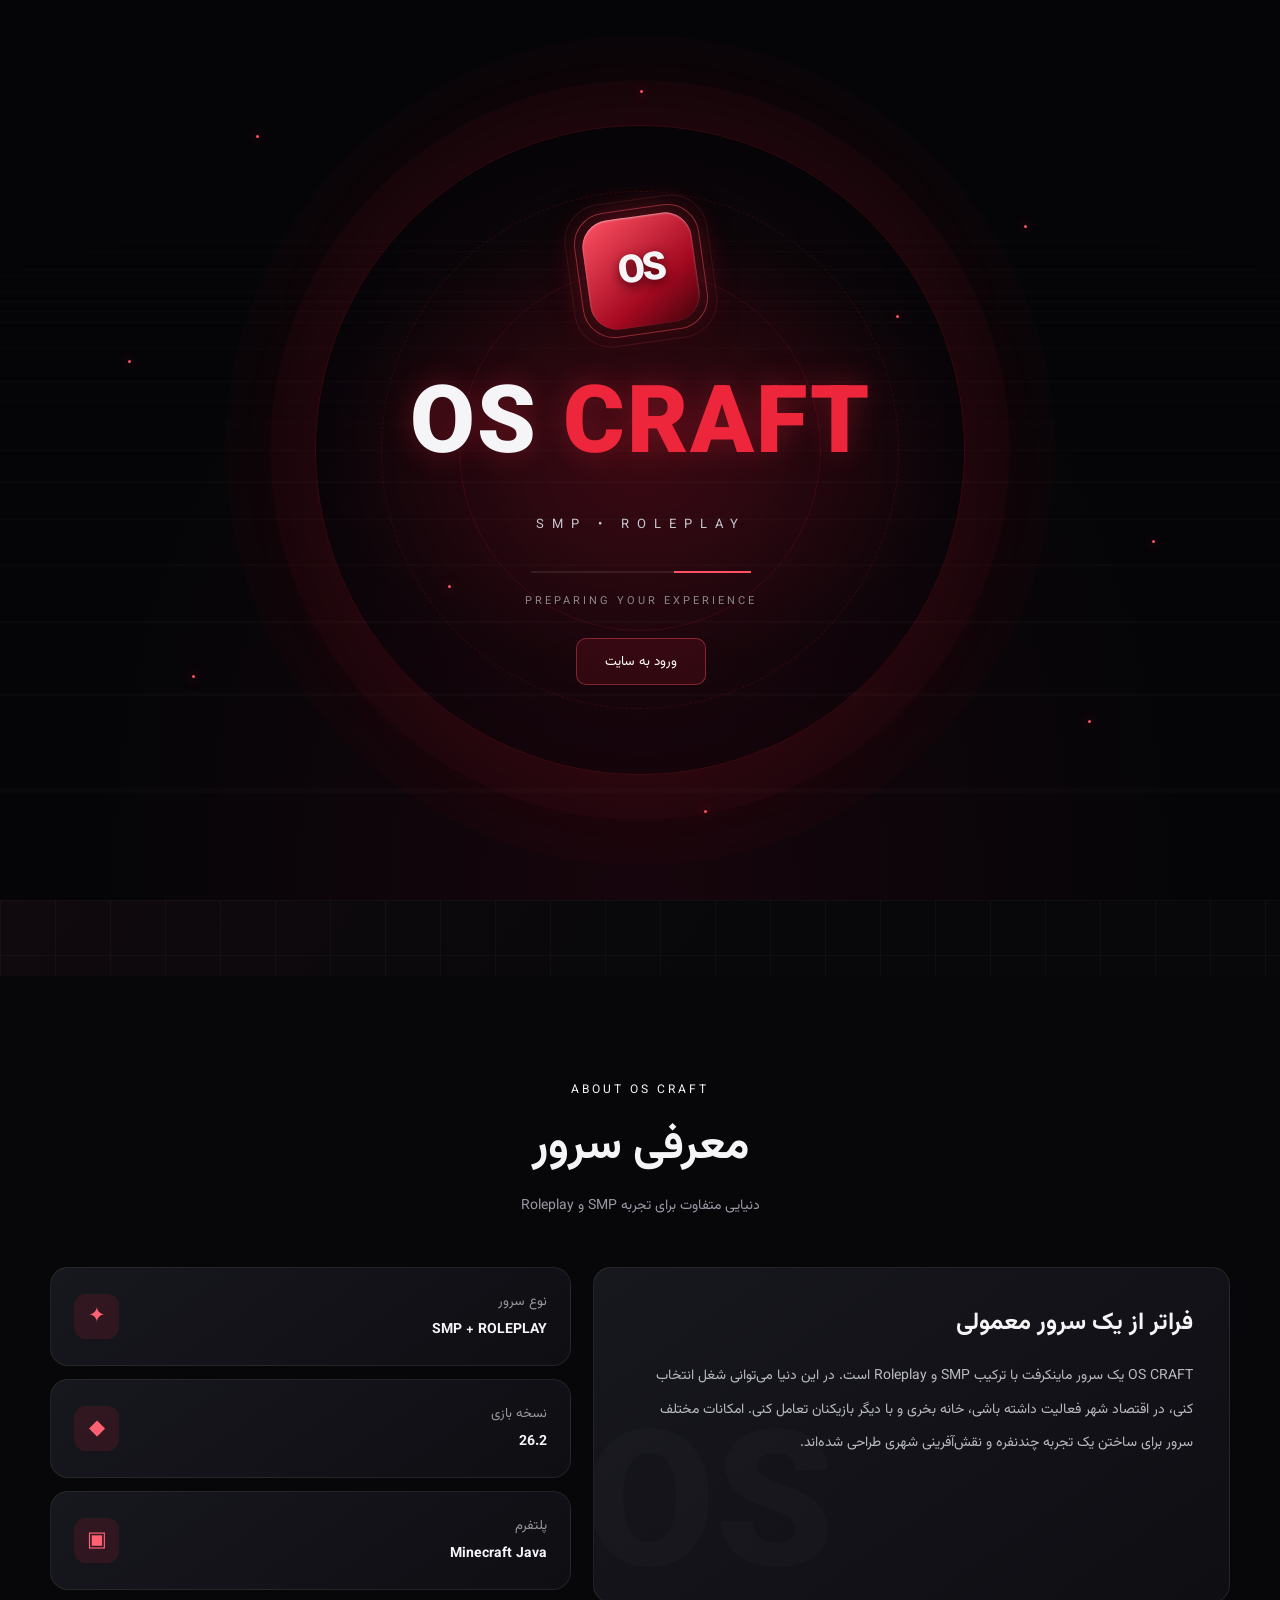
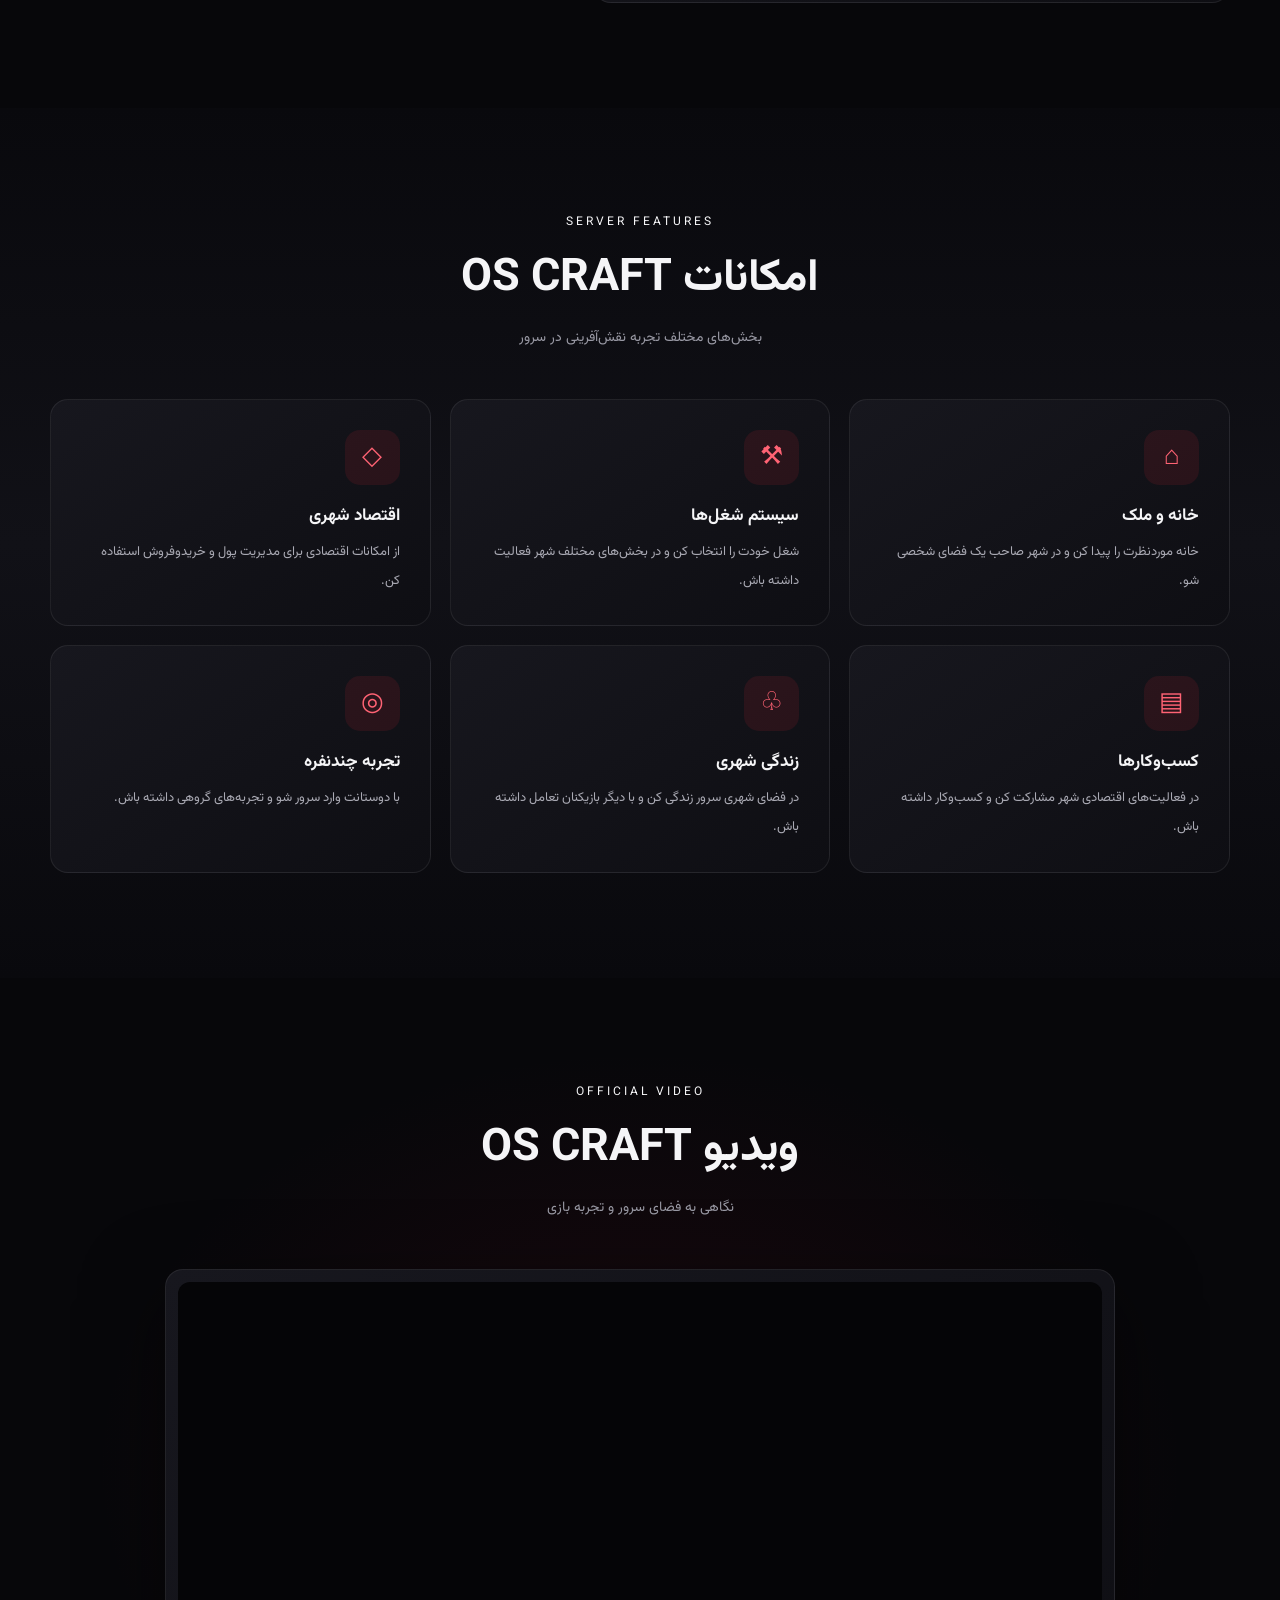
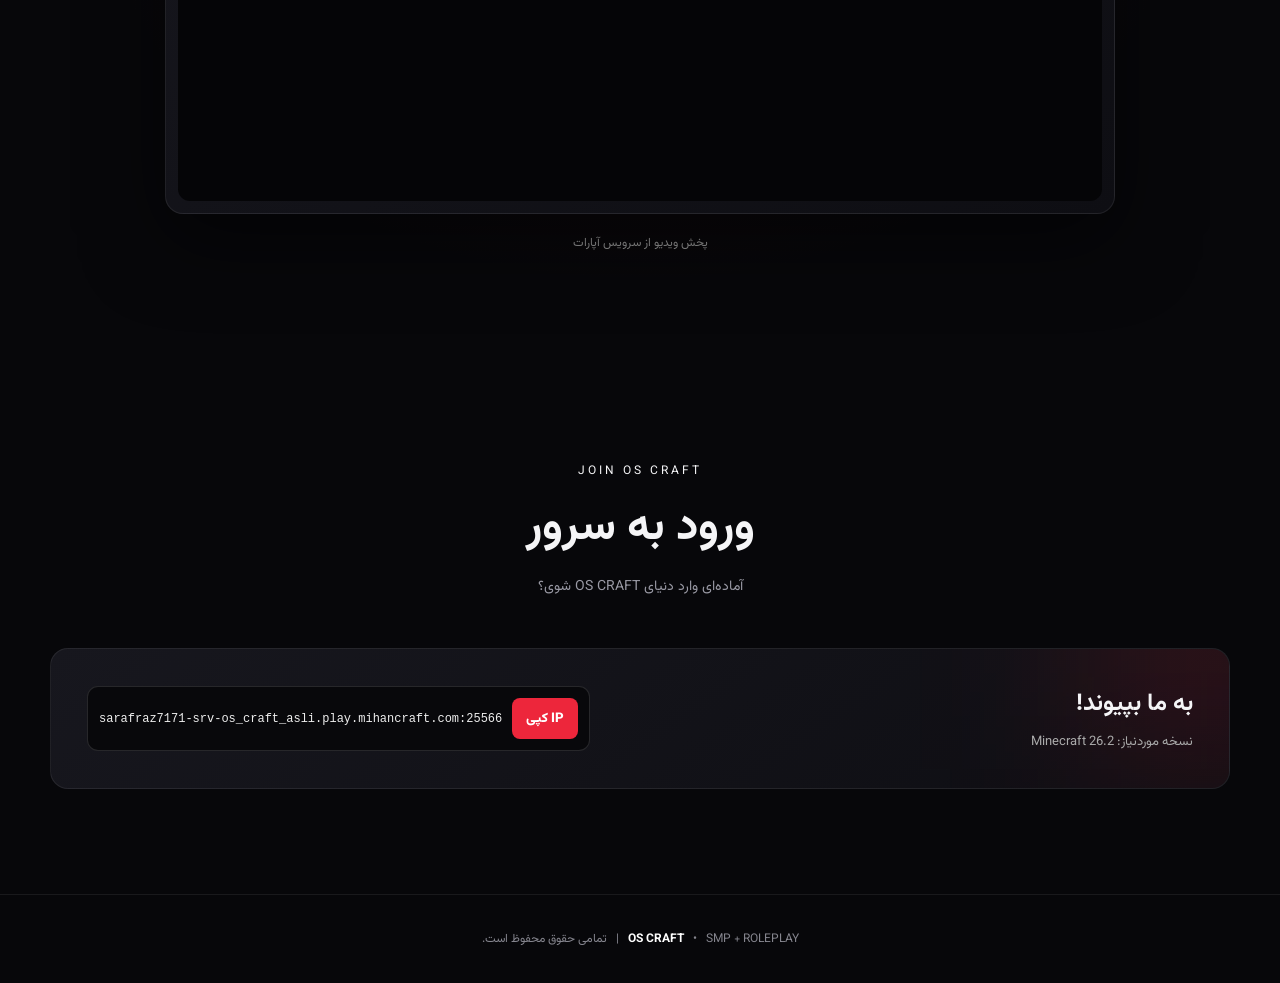
<file: index.html>
<!DOCTYPE html>
<html lang="fa" dir="rtl">
<head>
<meta charset="UTF-8">
<meta name="viewport" content="width=device-width, initial-scale=1.0">
<meta name="theme-color" content="#080609">
<title>OS CRAFT | Ultimate Minecraft Experience</title>

<link rel="preconnect" href="https://fonts.googleapis.com">
<link rel="preconnect" href="https://fonts.gstatic.com" crossorigin>
<link href="https://fonts.googleapis.com/css2?family=Vazirmatn:wght@400;500;600;700;800;900&display=swap" rel="stylesheet">

<style>
:root {
    --red:#ed263b;
    --red2:#a90c22;
    --black:#07070a;
    --panel:#111116;
    --text:#f5f5f7;
    --muted:#9999a4;
    --border:#ffffff13;
}

* {
    margin:0;
    padding:0;
    box-sizing:border-box;
}

html {
    scroll-behavior:smooth;
    scroll-padding-top:90px;
}

body {
    background:var(--black);
    color:var(--text);
    font-family:Vazirmatn,Tahoma,sans-serif;
    overflow-x:hidden;
}

body.loading {
    overflow:hidden;
}

a {
    text-decoration:none;
    color:inherit;
}

button {
    font-family:inherit;
}

/* =================================
   CINEMATIC INTRO
================================= */

.intro {
    position:fixed;
    inset:0;
    z-index:99999;
    background:#050508;
    display:flex;
    justify-content:center;
    align-items:center;
    overflow:hidden;
    transition:opacity 1.2s ease,visibility 1.2s ease;
}

.intro.out {
    opacity:0;
    visibility:hidden;
    pointer-events:none;
}

.intro-background {
    position:absolute;
    inset:0;
    background:
        radial-gradient(ellipse at 50% 50%,#8f102544,transparent 35%),
        radial-gradient(ellipse at 50% 100%,#5a071c35,transparent 60%),
        #050508;
}

.intro-background::before {
    content:"";
    position:absolute;
    inset:-50%;
    background:
        repeating-linear-gradient(
            0deg,
            transparent 0px,
            transparent 48px,
            #ffffff08 49px,
            transparent 50px
        );
    transform:perspective(500px) rotateX(55deg);
    animation:gridMove 12s linear infinite;
}

@keyframes gridMove {
    to {background-position:0 500px}
}

.intro-orbit {
    position:absolute;
    width:min(80vw,650px);
    aspect-ratio:1;
    border:1px solid #ed263b30;
    border-radius:50%;
    box-shadow:
        0 0 0 45px #ed263b09,
        0 0 0 90px #ed263b06,
        0 0 100px #ed263b18;
    animation:orbit 20s linear infinite;
}

.intro-orbit::before,
.intro-orbit::after {
    content:"";
    position:absolute;
    inset:10%;
    border:1px dashed #ed263b25;
    border-radius:50%;
}

.intro-orbit::after {
    inset:22%;
    border-style:solid;
}

@keyframes orbit {
    to {transform:rotate(360deg)}
}

.intro-glow {
    position:absolute;
    width:450px;
    height:450px;
    background:#e51d3512;
    filter:blur(100px);
    border-radius:50%;
    animation:glowPulse 4s ease-in-out infinite alternate;
}

@keyframes glowPulse {
    to {transform:scale(1.5);opacity:.5}
}

.intro-particles {
    position:absolute;
    inset:0;
    pointer-events:none;
}

.intro-particles i {
    position:absolute;
    width:3px;
    height:3px;
    background:#ff5263;
    border-radius:50%;
    box-shadow:0 0 12px #ed263b;
    animation:particleFloat 6s infinite ease-in-out;
}

.intro-particles i:nth-child(1){top:15%;left:20%}
.intro-particles i:nth-child(2){top:25%;left:80%;animation-delay:1s}
.intro-particles i:nth-child(3){top:75%;left:15%;animation-delay:2s}
.intro-particles i:nth-child(4){top:80%;left:85%;animation-delay:3s}
.intro-particles i:nth-child(5){top:40%;left:10%;animation-delay:1.5s}
.intro-particles i:nth-child(6){top:60%;left:90%;animation-delay:2.5s}
.intro-particles i:nth-child(7){top:10%;left:50%;animation-delay:3.5s}
.intro-particles i:nth-child(8){top:90%;left:55%;animation-delay:2s}
.intro-particles i:nth-child(9){top:35%;left:70%;animation-delay:4s}
.intro-particles i:nth-child(10){top:65%;left:35%;animation-delay:1s}

@keyframes particleFloat {
    0%,100% {transform:translateY(0);opacity:.2}
    50% {transform:translateY(-35px);opacity:1}
}

.intro-content {
    position:relative;
    z-index:5;
    text-align:center;
    padding:20px;
    animation:introAppear 1.4s cubic-bezier(.16,1,.3,1) both;
}

@keyframes introAppear {
    from {
        opacity:0;
        transform:translateY(50px) scale(.85);
        filter:blur(15px);
    }
    to {
        opacity:1;
        transform:translateY(0) scale(1);
        filter:blur(0);
    }
}

.logo-3d {
    width:110px;
    height:110px;
    margin:0 auto 30px;
    display:grid;
    place-items:center;
    position:relative;
    border-radius:27px;
    background:linear-gradient(145deg,#ff5264,#a30920 65%,#41040c);
    box-shadow:
        0 15px 35px #0008,
        0 0 35px #ed263b88,
        inset 0 1px 2px #ffffff77;
    transform:rotate(-8deg);
    animation:logoMotion 4s ease-in-out infinite;
}

.logo-3d::before {
    content:"";
    position:absolute;
    inset:-8px;
    border:1px solid #ff526477;
    border-radius:32px;
    animation:orbit 8s linear infinite;
}

.logo-3d::after {
    content:"";
    position:absolute;
    inset:-17px;
    border:1px solid #ff526422;
    border-radius:37px;
}

.logo-3d span {
    direction:ltr;
    font-size:39px;
    font-weight:900;
    letter-spacing:-3px;
    text-shadow:0 4px 12px #41000b;
}

@keyframes logoMotion {
    0%,100% {transform:rotate(-8deg) translateY(0)}
    50% {transform:rotate(-3deg) translateY(-10px)}
}

.intro-title {
    font-size:clamp(45px,9vw,94px);
    font-weight:900;
    letter-spacing:2px;
    direction:ltr;
    text-shadow:0 0 30px #ed263b55;
}

.intro-title span {
    color:var(--red);
}

.intro-sub {
    direction:ltr;
    letter-spacing:8px;
    color:#c7c7ce;
    font-size:13px;
    margin-top:13px;
}

.intro-divider {
    height:2px;
    width:220px;
    margin:36px auto 20px;
    background:#ffffff16;
    overflow:hidden;
}

.intro-divider span {
    display:block;
    width:35%;
    height:100%;
    background:#ff5365;
    box-shadow:0 0 15px var(--red);
    animation:loadingBar 2.3s ease-in-out infinite;
}

@keyframes loadingBar {
    from {transform:translateX(300%)}
    to {transform:translateX(-300%)}
}

.intro-status {
    color:#888;
    font-size:11px;
    letter-spacing:3px;
    direction:ltr;
}

.enter-btn {
    margin-top:28px;
    padding:12px 28px;
    border:1px solid #ff526466;
    background:#ed263b20;
    border-radius:10px;
    color:white;
    cursor:pointer;
    transition:.3s;
}

.enter-btn:hover {
    background:var(--red);
    box-shadow:0 0 30px #ed263b66;
}

/* =================================
   HEADER
================================= */

header {
    position:sticky;
    top:0;
    z-index:1000;
    background:#08080bdf;
    backdrop-filter:blur(20px);
    border-bottom:1px solid var(--border);
}

.nav {
    max-width:1250px;
    margin:auto;
    padding:16px 25px;
    display:flex;
    justify-content:space-between;
    align-items:center;
    gap:20px;
}

.brand {
    direction:ltr;
    font-size:24px;
    font-weight:900;
    letter-spacing:1px;
}

.brand span {
    color:var(--red);
}

.nav-links {
    display:flex;
    gap:28px;
    font-size:13px;
    color:#c8c8cf;
}

.nav-links a {
    transition:.25s;
    position:relative;
}

.nav-links a::after {
    content:"";
    position:absolute;
    width:0;
    height:2px;
    bottom:-8px;
    right:0;
    background:var(--red);
    transition:.3s;
}

.nav-links a:hover {
    color:white;
}

.nav-links a:hover::after {
    width:100%;
}

.nav-join {
    padding:11px 19px;
    background:var(--red);
    border-radius:9px;
    font-size:13px;
    font-weight:800;
    transition:.3s;
}

.nav-join:hover {
    box-shadow:0 0 25px #ed263b66;
    transform:translateY(-3px);
}

.menu-btn {
    display:none;
    border:1px solid #ffffff30;
    background:none;
    color:white;
    border-radius:8px;
    padding:9px 13px;
    cursor:pointer;
}

/* =================================
   HERO
================================= */

.hero {
    min-height:750px;
    position:relative;
    display:flex;
    align-items:center;
    overflow:hidden;
    background:
        radial-gradient(ellipse at 78% 45%,#94112888,transparent 43%),
        linear-gradient(125deg,#170b10,#08080b 70%);
}

.hero-grid {
    position:absolute;
    inset:0;
    background-image:
        linear-gradient(#ffffff07 1px,transparent 1px),
        linear-gradient(90deg,#ffffff07 1px,transparent 1px);
    background-size:55px 55px;
}

.hero-circle {
    position:absolute;
    width:500px;
    height:500px;
    left:7%;
    top:12%;
    border:1px solid #ed263b30;
    border-radius:50%;
    box-shadow:
        0 0 0 55px #ed263b08,
        0 0 0 110px #ed263b05;
    animation:orbit 35s linear infinite;
}

.hero-circle::after {
    content:"";
    position:absolute;
    inset:15%;
    border:1px dashed #ed263b35;
    border-radius:50%;
}

.hero-content {
    position:relative;
    z-index:2;
    max-width:1250px;
    width:100%;
    margin:auto;
    padding:120px 25px;
}

.hero-tag {
    color:#ff7885;
    font-size:13px;
    letter-spacing:4px;
    direction:ltr;
}

.hero h1 {
    font-size:clamp(55px,10vw,120px);
    line-height:1.1;
    font-weight:900;
    direction:ltr;
    margin:25px 0 10px;
    text-shadow:0 0 45px #ed263b22;
}

.hero h1 span {
    color:var(--red);
    text-shadow:0 0 50px #ed263b66;
}

.hero-mode {
    font-size:19px;
    letter-spacing:7px;
    color:#ccc;
    direction:ltr;
}

.hero-text {
    max-width:610px;
    color:#bcbcc4;
    line-height:2.4;
    font-size:14px;
    margin:30px 0;
}

.hero-buttons {
    display:flex;
    gap:13px;
    flex-wrap:wrap;
}

.btn {
    display:inline-block;
    padding:13px 23px;
    background:var(--red);
    color:white;
    border-radius:9px;
    font-weight:800;
    font-size:13px;
    border:1px solid transparent;
    transition:.3s;
}

.btn:hover {
    transform:translateY(-4px);
    box-shadow:0 12px 30px #ed263b44;
    background:#ff4356;
}

.btn-outline {
    background:transparent;
    border-color:#ffffff35;
}

.version {
    margin-top:40px;
    font-size:13px;
    color:#999;
}

.version strong {
    color:white;
    direction:ltr;
    display:inline-block;
}

/* =================================
   GENERAL
================================= */

section {
    padding:105px 22px;
}

.container {
    max-width:1180px;
    margin:auto;
}

.section-heading {
    text-align:center;
    margin-bottom:50px;
}

.section-heading small {
    color:var(--red-light);
    font-size:12px;
    letter-spacing:3px;
    direction:ltr;
    display:block;
}

.section-heading h2 {
    font-size:clamp(29px,5vw,45px);
    margin:13px 0;
}

.section-heading p {
    color:var(--muted);
    font-size:14px;
}

/* =================================
   ABOUT
================================= */

.about-grid {
    display:grid;
    grid-template-columns:1.1fr .9fr;
    gap:22px;
}

.about-main,
.about-info,
.feature,
.video-wrapper,
.join-panel {
    background:linear-gradient(145deg,#17171e,#0e0e13);
    border:1px solid var(--border);
    border-radius:18px;
}

.about-main {
    padding:36px;
    position:relative;
    overflow:hidden;
}

.about-main::before {
    content:"OS";
    position:absolute;
    left:-10px;
    bottom:-65px;
    font-size:190px;
    font-weight:900;
    color:#ffffff05;
    direction:ltr;
}

.about-main h3 {
    font-size:24px;
    margin-bottom:18px;
    position:relative;
}

.about-main p {
    color:#b9b9c2;
    line-height:2.4;
    font-size:14px;
    position:relative;
}

.about-info {
    padding:23px;
    display:flex;
    align-items:center;
    justify-content:space-between;
    margin-bottom:13px;
}

.about-info small {
    display:block;
    color:#999;
    margin-bottom:5px;
}

.about-info strong {
    font-size:14px;
}

.info-symbol {
    width:45px;
    height:45px;
    display:grid;
    place-items:center;
    border-radius:12px;
    background:#ed263b20;
    color:#ff6173;
    font-size:21px;
}

/* =================================
   FEATURES
================================= */

.features-section {
    background:linear-gradient(180deg,#09090d,#111117,#09090d);
}

.features-grid {
    display:grid;
    grid-template-columns:repeat(3,1fr);
    gap:19px;
}

.feature {
    padding:30px;
    transition:.35s;
    position:relative;
    overflow:hidden;
}

.feature::before {
    content:"";
    position:absolute;
    top:0;
    right:0;
    width:0;
    height:2px;
    background:var(--red);
    transition:.4s;
}

.feature:hover::before {
    width:100%;
}

.feature:hover {
    transform:translateY(-8px);
    border-color:#ed263b66;
    box-shadow:0 20px 40px #0006;
}

.feature-icon {
    width:55px;
    height:55px;
    display:grid;
    place-items:center;
    border-radius:15px;
    color:#ff6374;
    background:#ed263b1c;
    font-size:26px;
}

.feature h3 {
    font-size:17px;
    margin:18px 0 9px;
}

.feature p {
    color:#aaaab4;
    line-height:2.2;
    font-size:13px;
}

/* =================================
   VIDEO
================================= */

.video-section {
    background:radial-gradient(ellipse at center,#75102130,transparent 60%);
}

.video-wrapper {
    max-width:950px;
    padding:12px;
    margin:auto;
    box-shadow:0 25px 80px #0008;
}

.video-frame {
    width:100%;
    aspect-ratio:16/9;
    position:relative;
    background:#050507;
    border-radius:12px;
    overflow:hidden;
}

.video-frame iframe {
    position:absolute;
    inset:0;
    width:100%;
    height:100%;
    border:0;
}

.video-description {
    text-align:center;
    color:#999;
    font-size:12px;
    margin-top:20px;
}

/* =================================
   JOIN
================================= */

.join-panel {
    padding:36px;
    display:flex;
    justify-content:space-between;
    align-items:center;
    gap:25px;
    flex-wrap:wrap;
    position:relative;
    overflow:hidden;
}

.join-panel::before {
    content:"";
    position:absolute;
    width:250px;
    height:250px;
    right:-100px;
    top:-130px;
    background:#ed263b22;
    filter:blur(80px);
}

.join-panel h3 {
    font-size:24px;
    margin-bottom:9px;
    position:relative;
}

.join-panel p {
    color:#aaa;
    font-size:13px;
    position:relative;
}

.ip-box {
    display:flex;
    align-items:center;
    gap:10px;
    direction:ltr;
    background:#08080b;
    border:1px solid #ffffff20;
    padding:11px;
    border-radius:11px;
    max-width:100%;
    position:relative;
}

.ip-box code {
    font-family:Consolas,monospace;
    font-size:12px;
    color:#eee;
    overflow-wrap:anywhere;
}

.copy-btn {
    border:0;
    padding:10px 14px;
    background:var(--red);
    color:white;
    border-radius:8px;
    font-weight:800;
    cursor:pointer;
    white-space:nowrap;
}

/* =================================
   FOOTER
================================= */

footer {
    border-top:1px solid var(--border);
    padding:35px 20px;
    text-align:center;
    color:#85858e;
    font-size:12px;
}

footer strong {
    color:white;
}

/* =================================
   SCROLL ANIMATIONS
================================= */

.reveal {
    opacity:0;
    transform:translateY(35px);
    transition:opacity .8s ease,transform .8s ease;
}

.reveal.show {
    opacity:1;
    transform:translateY(0);
}

/* =================================
   RESPONSIVE
================================= */

@media(max-width:800px) {

    .nav-links {
        display:none;
        position:absolute;
        top:70px;
        right:15px;
        left:15px;
        padding:22px;
        flex-direction:column;
        background:#111116;
        border:1px solid #ffffff20;
        border-radius:13px;
        gap:20px;
    }

    .nav-links.open {
        display:flex;
    }

    .menu-btn {
        display:block;
    }

    .nav-join {
        display:none;
    }

    .hero {
        min-height:650px;
    }

    .hero-content {
        padding:90px 22px;
    }

    .hero h1 {
        font-size:clamp(48px,14vw,82px);
    }

    section {
        padding:75px 17px;
    }

    .about-grid {
        grid-template-columns:1fr;
    }

    .features-grid {
        grid-template-columns:1fr;
    }

    .join-panel {
        padding:25px;
    }

    .ip-box {
        width:100%;
    }

    .ip-box code {
        font-size:10px;
    }

    .intro-orbit {
        width:85vw;
    }

    .logo-3d {
        width:90px;
        height:90px;
    }
}

@media(prefers-reduced-motion:reduce) {
    *,*::before,*::after {
        animation:none!important;
        transition:none!important;
    }
    html {scroll-behavior:auto}
    .reveal {opacity:1;transform:none}
}
</style>
</head>

<body class="loading">

<!-- CINEMATIC INTRO -->

<div class="intro" id="intro">

    <div class="intro-background"></div>
    <div class="intro-grid"></div>
    <div class="intro-orbit"></div>
    <div class="intro-glow"></div>

    <div class="intro-particles">
        <i></i><i></i><i></i><i></i><i></i>
        <i></i><i></i><i></i><i></i><i></i>
    </div>

    <div class="intro-content">

        <div class="logo-3d">
            <span>OS</span>
        </div>

        <h1 class="intro-title">
            OS <span>CRAFT</span>
        </h1>

        <p class="intro-sub">
            SMP • ROLEPLAY
        </p>

        <div class="intro-divider">
            <span></span>
        </div>

        <div class="intro-status">
            PREPARING YOUR EXPERIENCE
        </div>

        <button class="enter-btn" id="enterBtn">
            ورود به سایت
        </button>

    </div>
</div>

<!-- HEADER -->

<header>
<nav class="nav">

    <a href="#top" class="brand">
        OS <span>CRAFT</span>
    </a>

    <div class="nav-links" id="navLinks">
        <a href="#top">صفحه اصلی</a>
        <a href="#about">معرفی سرور</a>
        <a href="#features">امکانات</a>
        <a href="#video">ویدیو</a>
        <a href="#join">اتصال</a>
    </div>

    <a href="#join" class="nav-join">
        ورود به سرور
    </a>

    <button class="menu-btn" id="menuBtn">
        ☰
    </button>

</nav>
</header>

<main id="top">

<!-- HERO -->

<section class="hero">

    <div class="hero-grid"></div>
    <div class="hero-circle"></div>

    <div class="hero-content">

        <div class="hero-tag">
            WELCOME TO THE WORLD
        </div>

        <h1>
            OS <span>CRAFT</span>
        </h1>

        <p class="hero-mode">
            SMP + ROLEPLAY
        </p>

        <p class="hero-text">
            به دنیای OS CRAFT خوش آمدی؛ تجربه‌ای متفاوت
            از بقا و نقش‌آفرینی در یک شهر زنده.
            شغل انتخاب کن، کسب‌وکار بساز و در کنار دیگر
            بازیکنان دنیای خودت را تجربه کن.
        </p>

        <div class="hero-buttons">
            <a href="#join" class="btn">
                اطلاعات اتصال
            </a>

            <a href="#video" class="btn btn-outline">
                تماشای ویدیو
            </a>
        </div>

        <div class="version">
            نسخه سرور: <strong>26.2</strong>
        </div>

    </div>
</section>

<!-- ABOUT -->

<section id="about">

<div class="container">

    <div class="section-heading reveal">
        <small>ABOUT OS CRAFT</small>
        <h2>معرفی سرور</h2>
        <p>دنیایی متفاوت برای تجربه SMP و Roleplay</p>
    </div>

    <div class="about-grid">

        <div class="about-main reveal">

            <h3>فراتر از یک سرور معمولی</h3>

            <p>
                OS CRAFT یک سرور ماینکرفت با ترکیب
                SMP و Roleplay است.

                در این دنیا می‌توانی شغل انتخاب کنی،
                در اقتصاد شهر فعالیت داشته باشی،
                خانه بخری و با دیگر بازیکنان تعامل کنی.

                امکانات مختلف سرور برای ساختن یک تجربه
                چندنفره و نقش‌آفرینی شهری طراحی شده‌اند.
            </p>

        </div>

        <div>

            <div class="about-info reveal">
                <div>
                    <small>نوع سرور</small>
                    <strong>SMP + ROLEPLAY</strong>
                </div>
                <div class="info-symbol">✦</div>
            </div>

            <div class="about-info reveal">
                <div>
                    <small>نسخه بازی</small>
                    <strong>26.2</strong>
                </div>
                <div class="info-symbol">◆</div>
            </div>

            <div class="about-info reveal">
                <div>
                    <small>پلتفرم</small>
                    <strong>Minecraft Java</strong>
                </div>
                <div class="info-symbol">▣</div>
            </div>

        </div>

    </div>
</div>
</section>

<!-- FEATURES -->

<section class="features-section" id="features">

<div class="container">

    <div class="section-heading reveal">
        <small>SERVER FEATURES</small>
        <h2>امکانات OS CRAFT</h2>
        <p>بخش‌های مختلف تجربه نقش‌آفرینی در سرور</p>
    </div>

    <div class="features-grid">

        <article class="feature reveal">
            <div class="feature-icon">⌂</div>
            <h3>خانه و ملک</h3>
            <p>
                خانه موردنظرت را پیدا کن و
                در شهر صاحب یک فضای شخصی شو.
            </p>
        </article>

        <article class="feature reveal">
            <div class="feature-icon">⚒</div>
            <h3>سیستم شغل‌ها</h3>
            <p>
                شغل خودت را انتخاب کن و
                در بخش‌های مختلف شهر فعالیت داشته باش.
            </p>
        </article>

        <article class="feature reveal">
            <div class="feature-icon">◇</div>
            <h3>اقتصاد شهری</h3>
            <p>
                از امکانات اقتصادی برای
                مدیریت پول و خریدوفروش استفاده کن.
            </p>
        </article>

        <article class="feature reveal">
            <div class="feature-icon">▤</div>
            <h3>کسب‌وکارها</h3>
            <p>
                در فعالیت‌های اقتصادی شهر
                مشارکت کن و کسب‌وکار داشته باش.
            </p>
        </article>

        <article class="feature reveal">
            <div class="feature-icon">♧</div>
            <h3>زندگی شهری</h3>
            <p>
                در فضای شهری سرور زندگی کن
                و با دیگر بازیکنان تعامل داشته باش.
            </p>
        </article>

        <article class="feature reveal">
            <div class="feature-icon">◎</div>
            <h3>تجربه چندنفره</h3>
            <p>
                با دوستانت وارد سرور شو
                و تجربه‌های گروهی داشته باش.
            </p>
        </article>

    </div>
</div>
</section>

<!-- APARAT VIDEO -->

<section class="video-section" id="video">

<div class="container">

    <div class="section-heading reveal">
        <small>OFFICIAL VIDEO</small>
        <h2>ویدیو OS CRAFT</h2>
        <p>نگاهی به فضای سرور و تجربه بازی</p>
    </div>

    <div class="video-wrapper reveal">

        <div class="video-frame">

            <iframe
                src="https://www.aparat.com/video/video/embed/videohash/gac4d89/vt/frame"
                title="OS CRAFT"
                allow="autoplay; fullscreen"
                allowfullscreen
                loading="lazy">
            </iframe>

        </div>

    </div>

    <p class="video-description">
        پخش ویدیو از سرویس آپارات
    </p>

</div>
</section>

<!-- JOIN -->

<section id="join">

<div class="container">

    <div class="section-heading reveal">
        <small>JOIN OS CRAFT</small>
        <h2>ورود به سرور</h2>
        <p>آماده‌ای وارد دنیای OS CRAFT شوی؟</p>
    </div>

    <div class="join-panel reveal">

        <div>
            <h3>به ما بپیوند!</h3>
            <p>نسخه موردنیاز: Minecraft 26.2</p>
        </div>

        <div class="ip-box">

            <code id="serverIP">sarafraz7171-srv-os_craft_asli.play.mihancraft.com:25566</code>

            <button class="copy-btn" id="copyBtn">
                کپی IP
            </button>

        </div>

    </div>

</div>
</section>

</main>

<footer>
    <strong>OS CRAFT</strong>
    &nbsp; • &nbsp;
    SMP + ROLEPLAY
    &nbsp; | &nbsp;
    تمامی حقوق محفوظ است.
</footer>

<script>

/* INTRO */

const intro = document.getElementById("intro");

let introFinished = false;

function finishIntro() {

    if (introFinished) return;

    introFinished = true;

    intro.classList.add("out");

    document.body.classList.remove("loading");

    document.body.classList.add("ready");

    window.scrollTo(0,0);

}

document.getElementById("enterBtn")
.addEventListener("click", finishIntro);

window.addEventListener("load", () => {

    setTimeout(finishIntro, 6000);

});

// Safety fallback
setTimeout(finishIntro, 10000);


/* MOBILE MENU */

const menuBtn = document.getElementById("menuBtn");

const navLinks = document.getElementById("navLinks");

menuBtn.addEventListener("click", () => {

    navLinks.classList.toggle("open");

});

document.querySelectorAll("#navLinks a").forEach(link => {

    link.addEventListener("click", () => {

        navLinks.classList.remove("open");

    });

});


/* COPY IP */

document.getElementById("copyBtn")
.addEventListener("click", async () => {

    const ip = document.getElementById("serverIP")
    .textContent.trim();

    const btn = document.getElementById("copyBtn");

    try {

        await navigator.clipboard.writeText(ip);

        btn.textContent = "کپی شد ✓";

    } catch(error) {

        const temp = document.createElement("textarea");

        temp.value = ip;

        document.body.appendChild(temp);

        temp.select();

        document.execCommand("copy");

        temp.remove();

        btn.textContent = "کپی شد ✓";

    }

    setTimeout(() => {

        btn.textContent = "کپی IP";

    },2000);

});


/* SCROLL REVEAL */

const observer = new IntersectionObserver(entries => {

    entries.forEach(entry => {

        if(entry.isIntersecting) {

            entry.target.classList.add("show");

            observer.unobserve(entry.target);

        }

    });

},{threshold:.12});

document.querySelectorAll(".reveal").forEach(element => {

    observer.observe(element);

});

</script>

</body>
</html>
</file>
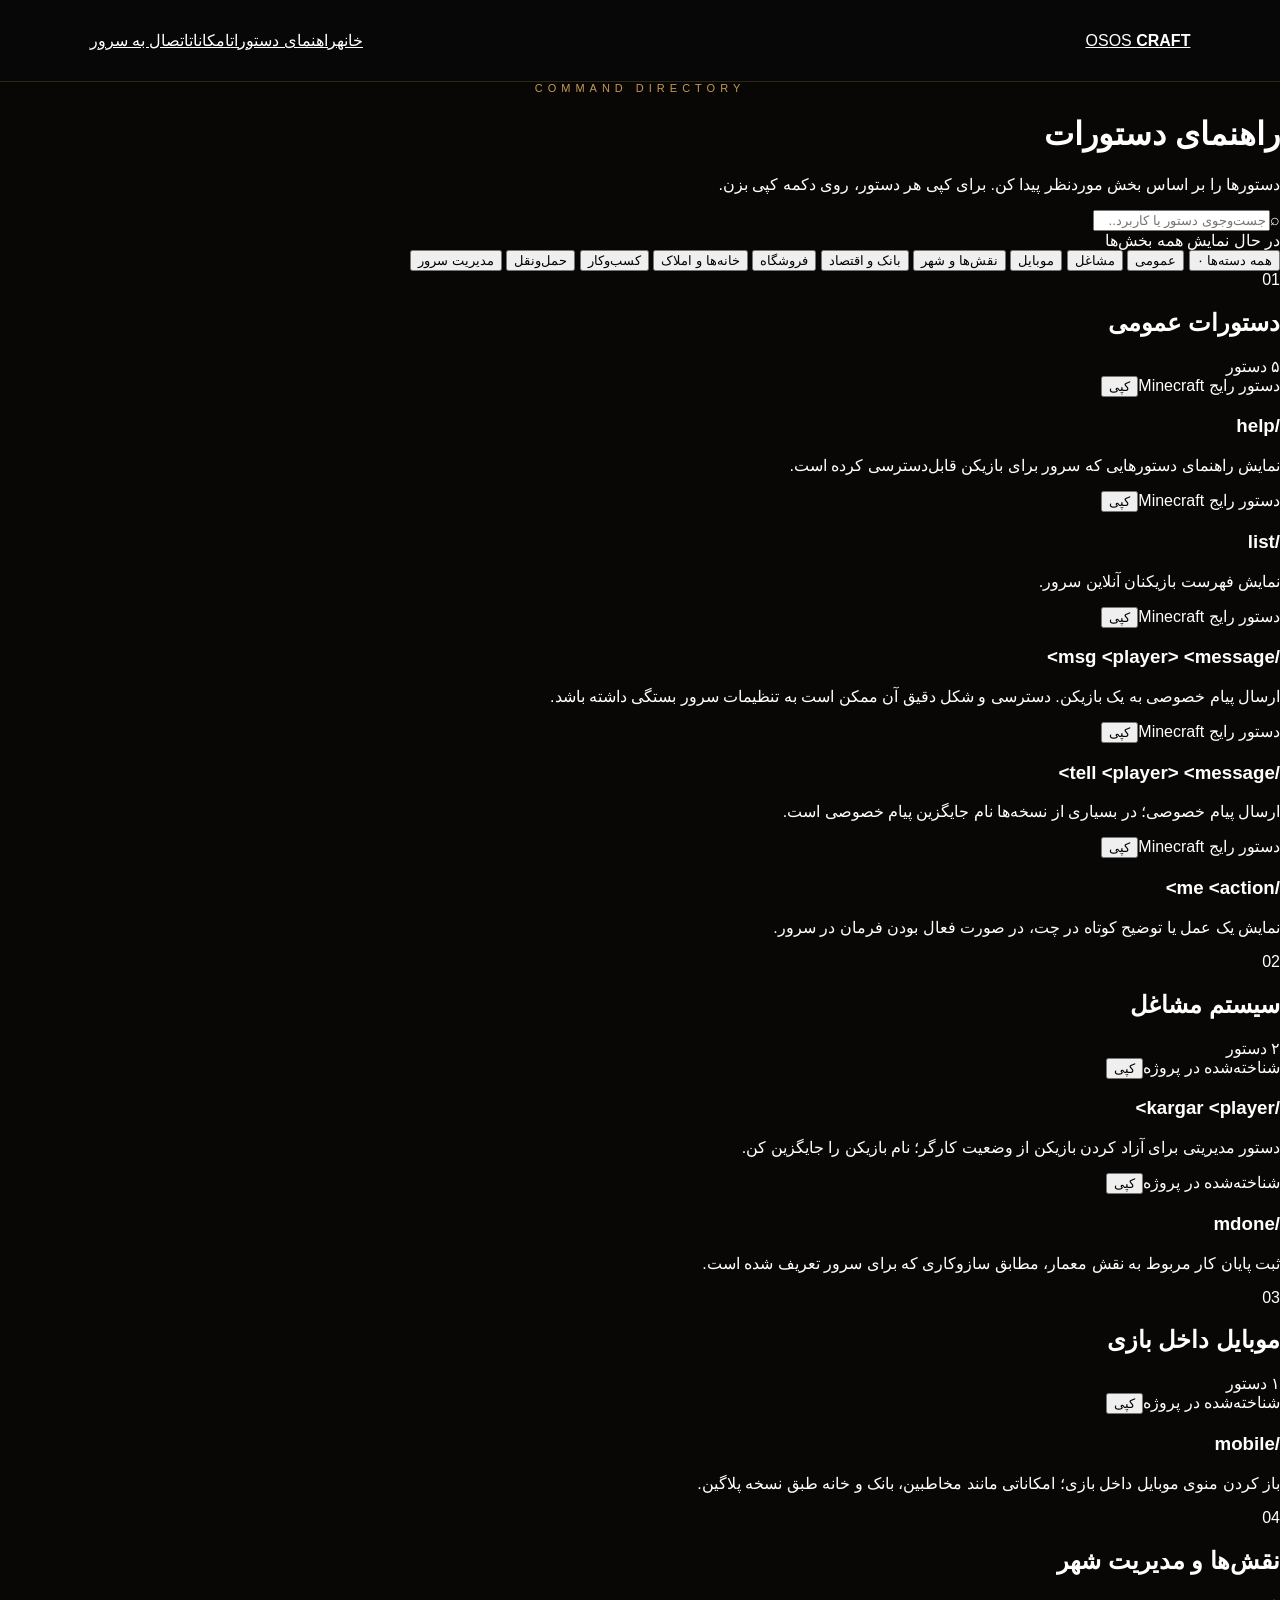
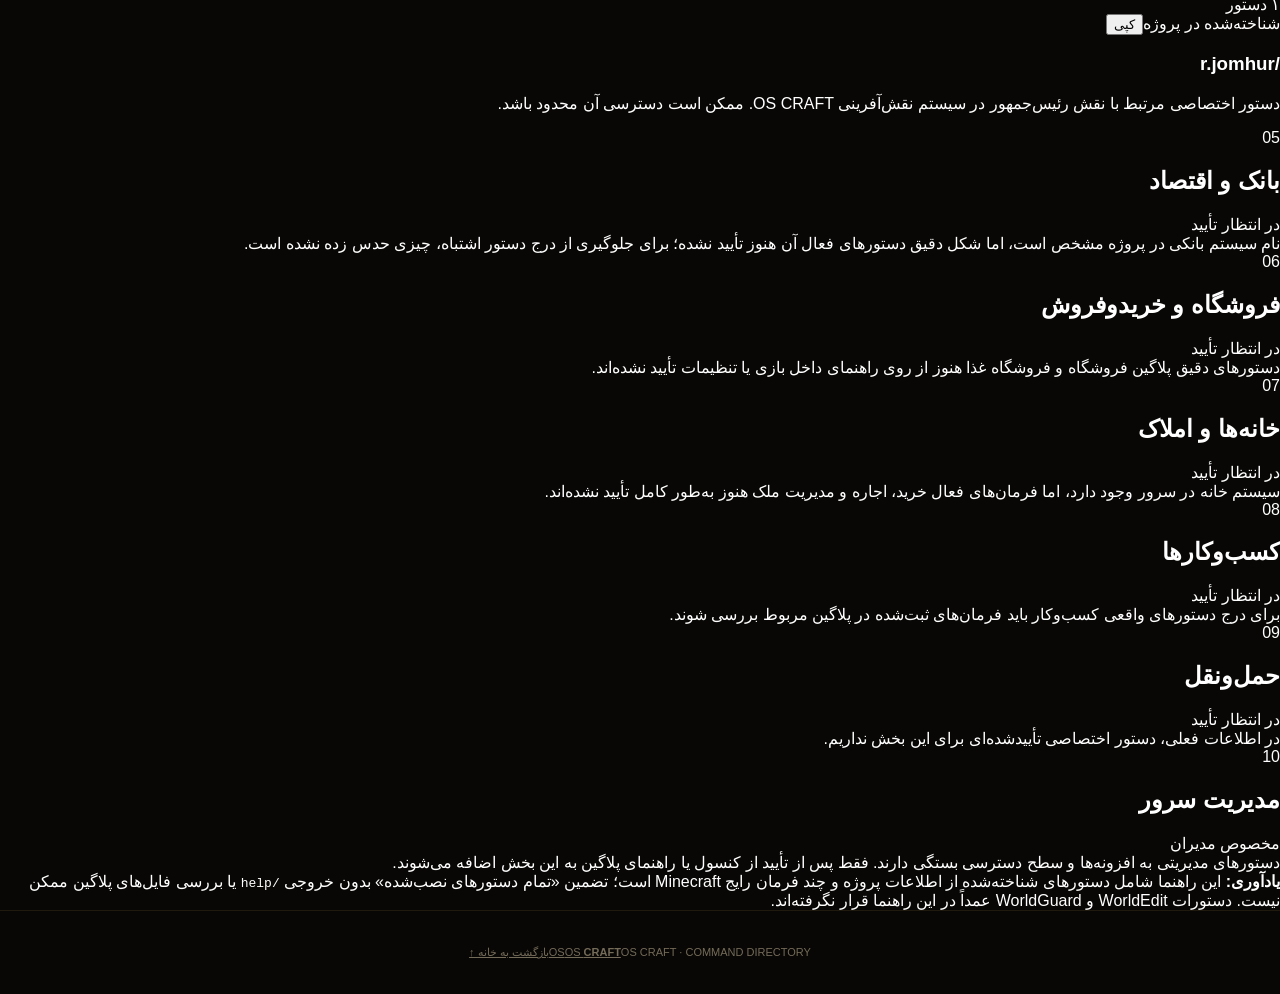
<file: commands.html>
<!doctype html>
<html lang="fa" dir="rtl">
<head>
  <meta charset="utf-8">
  <meta name="viewport" content="width=device-width, initial-scale=1">
  <meta name="theme-color" content="#090a0f">
  <meta name="description" content="راهنمای دسته‌بندی‌شده دستورات سرور OS CRAFT">
  <title>OS CRAFT | راهنمای دستورات</title>
  <link rel="stylesheet" href="style.css">
</head>
<body>
  <div class="ambient ambient-one"></div><div class="ambient ambient-two"></div>
  <header class="site-header">
    <a class="logo" href="index.html"><span class="logo-mark">OS</span><span>OS <b>CRAFT</b></span></a>
    <button class="menu-toggle" id="menuToggle" aria-label="باز کردن منو" aria-expanded="false">☰</button>
    <nav class="main-nav" id="mainNav"><a class="nav-link" href="index.html">خانه</a><a class="nav-link active" href="commands.html">راهنمای دستورات</a><a class="nav-link" href="index.html#new-features">امکانات</a><a class="nav-link" href="index.html#connect">اتصال به سرور</a></nav>
  </header>
  <main class="section-wrap commands-page">
    <div class="page-intro"><div class="eyebrow">COMMAND DIRECTORY</div><h1>راهنمای <span class="gradient-text">دستورات</span></h1><p>دستورها را بر اساس بخش موردنظر پیدا کن. برای کپی هر دستور، روی دکمه کپی بزن.</p></div>
    <div class="command-toolbar">
      <label class="search-box"><span>⌕</span><input id="commandSearch" type="search" placeholder="جست‌وجوی دستور یا کاربرد..." autocomplete="off"></label>
      <div class="result-count" id="resultCount">در حال نمایش همه بخش‌ها</div>
    </div>
    <div class="command-layout">
      <aside class="category-nav" aria-label="دسته‌بندی دستورات">
        <button class="category-button selected" data-filter="all">همه دسته‌ها <span>۰</span></button>
        <button class="category-button" data-filter="general">عمومی</button>
        <button class="category-button" data-filter="jobs">مشاغل</button>
        <button class="category-button" data-filter="mobile">موبایل</button>
        <button class="category-button" data-filter="city">نقش‌ها و شهر</button>
        <button class="category-button" data-filter="bank">بانک و اقتصاد</button>
        <button class="category-button" data-filter="shop">فروشگاه</button>
        <button class="category-button" data-filter="home">خانه‌ها و املاک</button>
        <button class="category-button" data-filter="business">کسب‌وکار</button>
        <button class="category-button" data-filter="transport">حمل‌ونقل</button>
        <button class="category-button" data-filter="admin">مدیریت سرور</button>
      </aside>
      <div class="command-content" id="commandContent">
        <section class="command-group" data-category="general"><div class="group-title"><div><span class="group-number">01</span><h2>دستورات عمومی</h2></div><span class="group-count">۵ دستور</span></div><div class="command-grid">
          <article class="command-card" data-search="/help راهنما فهرست دستورها"><div class="command-top"><span class="status-tag common">دستور رایج Minecraft</span><button class="copy-command" data-copy="/help">کپی</button></div><h3>/help</h3><p>نمایش راهنمای دستورهایی که سرور برای بازیکن قابل‌دسترسی کرده است.</p></article>
          <article class="command-card" data-search="/list آنلاین بازیکنان فهرست"><div class="command-top"><span class="status-tag common">دستور رایج Minecraft</span><button class="copy-command" data-copy="/list">کپی</button></div><h3>/list</h3><p>نمایش فهرست بازیکنان آنلاین سرور.</p></article>
          <article class="command-card" data-search="/msg پیام خصوصی بازیکن"><div class="command-top"><span class="status-tag common">دستور رایج Minecraft</span><button class="copy-command" data-copy="/msg <player> <message>">کپی</button></div><h3>/msg &lt;player&gt; &lt;message&gt;</h3><p>ارسال پیام خصوصی به یک بازیکن. دسترسی و شکل دقیق آن ممکن است به تنظیمات سرور بستگی داشته باشد.</p></article>
          <article class="command-card" data-search="/tell پیام خصوصی بازیکن"><div class="command-top"><span class="status-tag common">دستور رایج Minecraft</span><button class="copy-command" data-copy="/tell <player> <message>">کپی</button></div><h3>/tell &lt;player&gt; &lt;message&gt;</h3><p>ارسال پیام خصوصی؛ در بسیاری از نسخه‌ها نام جایگزین پیام خصوصی است.</p></article>
          <article class="command-card" data-search="/me نقش آفرینی عمل"><div class="command-top"><span class="status-tag common">دستور رایج Minecraft</span><button class="copy-command" data-copy="/me <action>">کپی</button></div><h3>/me &lt;action&gt;</h3><p>نمایش یک عمل یا توضیح کوتاه در چت، در صورت فعال بودن فرمان در سرور.</p></article>
        </div></section>

        <section class="command-group" data-category="jobs"><div class="group-title"><div><span class="group-number">02</span><h2>سیستم مشاغل</h2></div><span class="group-count">۲ دستور</span></div><div class="command-grid">
          <article class="command-card" data-search="/kargar player کارگر آزاد کردن کارمند"><div class="command-top"><span class="status-tag project">شناخته‌شده در پروژه</span><button class="copy-command" data-copy="/kargar <player>">کپی</button></div><h3>/kargar &lt;player&gt;</h3><p>دستور مدیریتی برای آزاد کردن بازیکن از وضعیت کارگر؛ نام بازیکن را جایگزین کن.</p></article>
          <article class="command-card" data-search="/mdone معمار پایان کار"><div class="command-top"><span class="status-tag project">شناخته‌شده در پروژه</span><button class="copy-command" data-copy="/mdone">کپی</button></div><h3>/mdone</h3><p>ثبت پایان کار مربوط به نقش معمار، مطابق سازوکاری که برای سرور تعریف شده است.</p></article>
        </div></section>

        <section class="command-group" data-category="mobile"><div class="group-title"><div><span class="group-number">03</span><h2>موبایل داخل بازی</h2></div><span class="group-count">۱ دستور</span></div><div class="command-grid">
          <article class="command-card" data-search="/mobile موبایل منو بانک خانه مخاطبین"><div class="command-top"><span class="status-tag project">شناخته‌شده در پروژه</span><button class="copy-command" data-copy="/mobile">کپی</button></div><h3>/mobile</h3><p>باز کردن منوی موبایل داخل بازی؛ امکاناتی مانند مخاطبین، بانک و خانه طبق نسخه پلاگین.</p></article>
        </div></section>

        <section class="command-group" data-category="city"><div class="group-title"><div><span class="group-number">04</span><h2>نقش‌ها و مدیریت شهر</h2></div><span class="group-count">۱ دستور</span></div><div class="command-grid">
          <article class="command-card" data-search="/r.jomhur رئیس جمهور نقش"><div class="command-top"><span class="status-tag project">شناخته‌شده در پروژه</span><button class="copy-command" data-copy="/r.jomhur">کپی</button></div><h3>/r.jomhur</h3><p>دستور اختصاصی مرتبط با نقش رئیس‌جمهور در سیستم نقش‌آفرینی OS CRAFT. ممکن است دسترسی آن محدود باشد.</p></article>
        </div></section>

        <section class="command-group empty-category" data-category="bank"><div class="group-title"><div><span class="group-number">05</span><h2>بانک و اقتصاد</h2></div><span class="group-count">در انتظار تأیید</span></div><div class="empty-note">نام سیستم بانکی در پروژه مشخص است، اما شکل دقیق دستورهای فعال آن هنوز تأیید نشده؛ برای جلوگیری از درج دستور اشتباه، چیزی حدس زده نشده است.</div></section>
        <section class="command-group empty-category" data-category="shop"><div class="group-title"><div><span class="group-number">06</span><h2>فروشگاه و خریدوفروش</h2></div><span class="group-count">در انتظار تأیید</span></div><div class="empty-note">دستورهای دقیق پلاگین فروشگاه و فروشگاه غذا هنوز از روی راهنمای داخل بازی یا تنظیمات تأیید نشده‌اند.</div></section>
        <section class="command-group empty-category" data-category="home"><div class="group-title"><div><span class="group-number">07</span><h2>خانه‌ها و املاک</h2></div><span class="group-count">در انتظار تأیید</span></div><div class="empty-note">سیستم خانه در سرور وجود دارد، اما فرمان‌های فعال خرید، اجاره و مدیریت ملک هنوز به‌طور کامل تأیید نشده‌اند.</div></section>
        <section class="command-group empty-category" data-category="business"><div class="group-title"><div><span class="group-number">08</span><h2>کسب‌وکارها</h2></div><span class="group-count">در انتظار تأیید</span></div><div class="empty-note">برای درج دستورهای واقعی کسب‌وکار باید فرمان‌های ثبت‌شده در پلاگین مربوط بررسی شوند.</div></section>
        <section class="command-group empty-category" data-category="transport"><div class="group-title"><div><span class="group-number">09</span><h2>حمل‌ونقل</h2></div><span class="group-count">در انتظار تأیید</span></div><div class="empty-note">در اطلاعات فعلی، دستور اختصاصی تأییدشده‌ای برای این بخش نداریم.</div></section>
        <section class="command-group empty-category" data-category="admin"><div class="group-title"><div><span class="group-number">10</span><h2>مدیریت سرور</h2></div><span class="group-count">مخصوص مدیران</span></div><div class="empty-note">دستورهای مدیریتی به افزونه‌ها و سطح دسترسی بستگی دارند. فقط پس از تأیید از کنسول یا راهنمای پلاگین به این بخش اضافه می‌شوند.</div></section>
      </div>
    </div>
    <div class="guide-disclaimer"><strong>یادآوری:</strong> این راهنما شامل دستورهای شناخته‌شده از اطلاعات پروژه و چند فرمان رایج Minecraft است؛ تضمین «تمام دستورهای نصب‌شده» بدون خروجی <code>/help</code> یا بررسی فایل‌های پلاگین ممکن نیست. دستورات WorldEdit و WorldGuard عمداً در این راهنما قرار نگرفته‌اند.</div>
  </main>
  <footer class="site-footer"><a class="logo footer-logo" href="index.html"><span class="logo-mark">OS</span><span>OS <b>CRAFT</b></span></a><span>OS CRAFT · COMMAND DIRECTORY</span><a href="index.html">بازگشت به خانه ↑</a></footer>
  <div class="toast" id="toast" role="status" aria-live="polite"></div>
  <script src="script.js"></script>
</body>
</html>
</file>
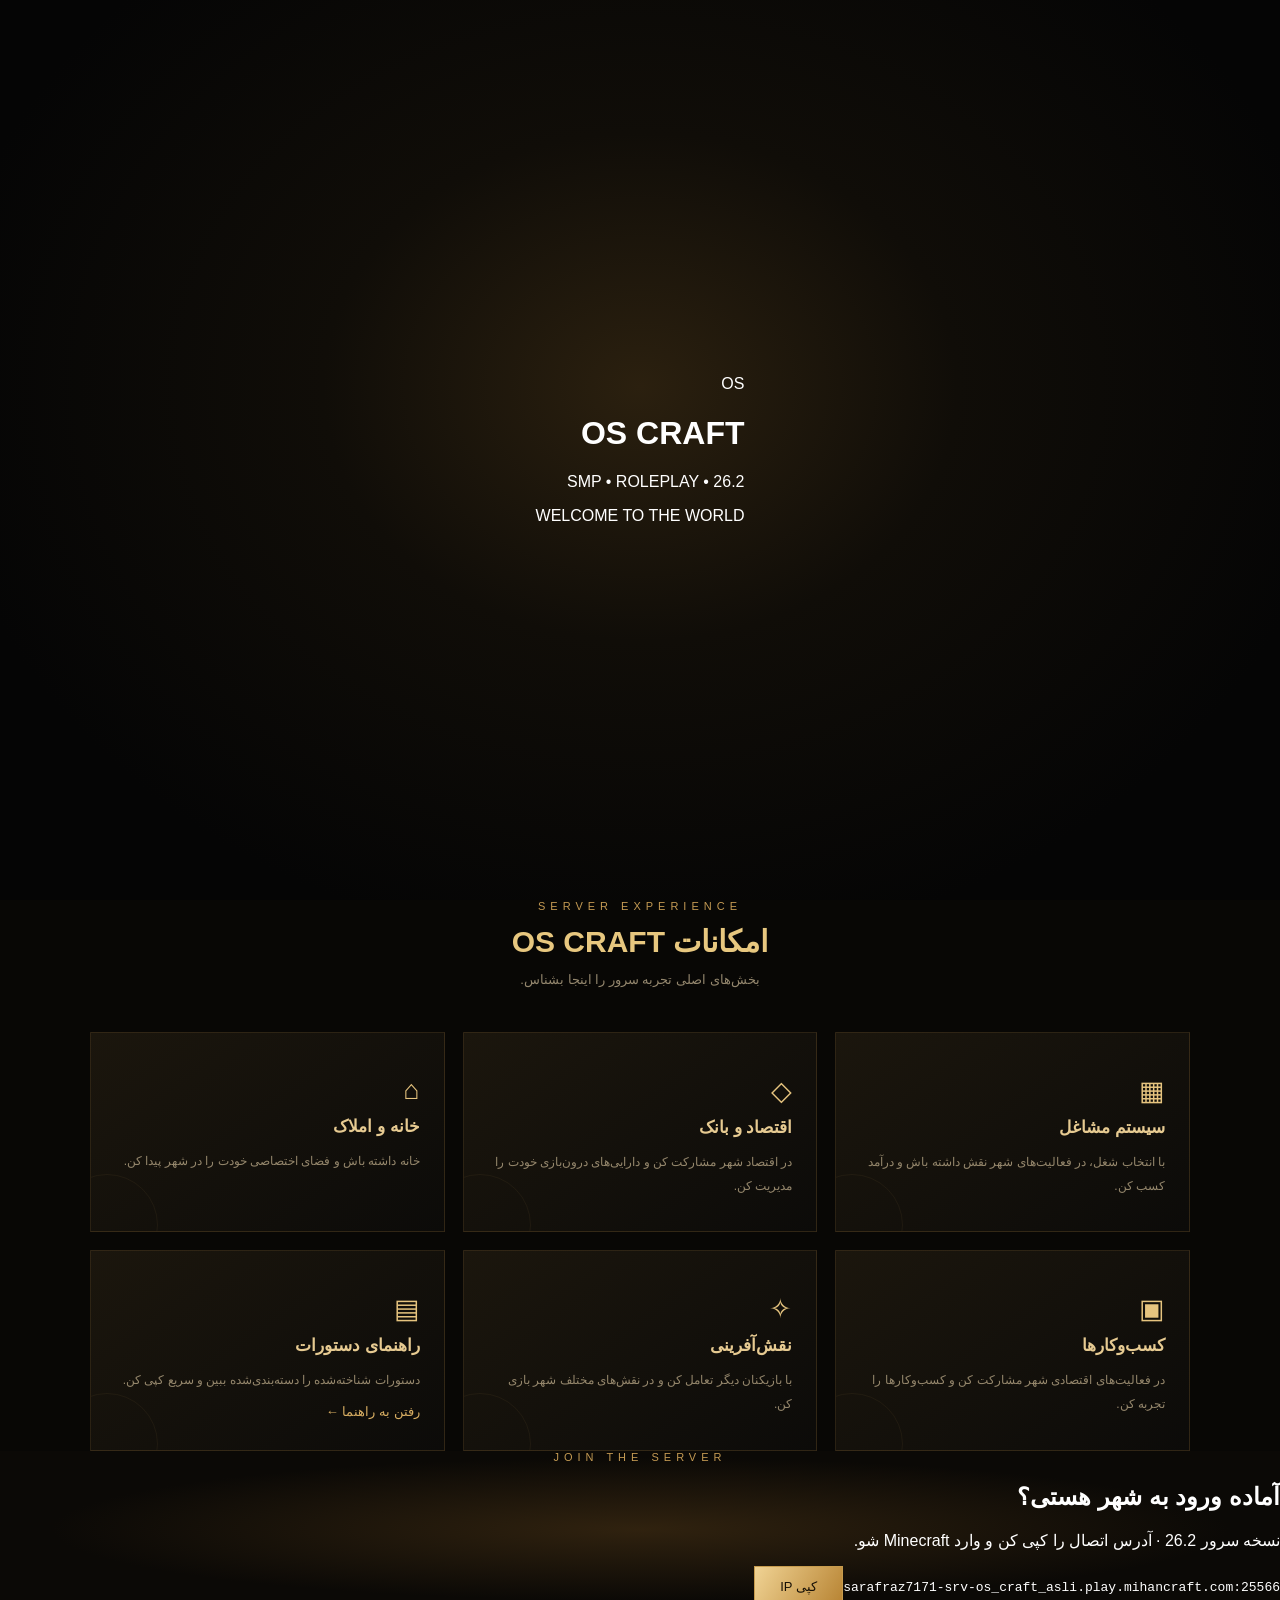
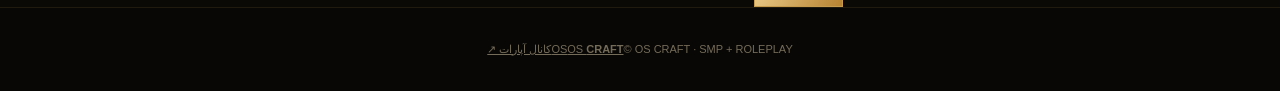
<file: index(1).html>
<!doctype html>
<html lang="fa" dir="rtl">
<head>
  <meta charset="utf-8">
  <meta name="viewport" content="width=device-width, initial-scale=1">
  <meta name="theme-color" content="#090a0f">
  <meta name="description" content="وب‌سایت رسمی OS CRAFT؛ سرور Minecraft SMP + Roleplay نسخه 26.2">
  <title>OS CRAFT | خانه</title>
  <link rel="stylesheet" href="style.css">
</head>
<body>

<div id="intro">
    <div class="intro-glow"></div>
    <div class="intro-content">
        <div class="intro-logo">OS</div>
        <h1>OS CRAFT</h1>
        <p>SMP • ROLEPLAY • 26.2</p>
        <div class="intro-line"></div>
        <span>WELCOME TO THE WORLD</span>
    </div>
</div>  <div class="ambient ambient-one"></div><div class="ambient ambient-two"></div>
  <header class="site-header">
    <a class="logo" href="index.html" aria-label="صفحه اصلی OS CRAFT"><span class="logo-mark">OS</span><span>OS <b>CRAFT</b></span></a>
    <button class="menu-toggle" id="menuToggle" aria-label="باز کردن منو" aria-expanded="false">☰</button>
    <nav class="main-nav" id="mainNav">
      <a class="nav-link active" href="index.html">خانه</a>
      <a class="nav-link" href="commands.html">راهنمای دستورات</a>
      <a class="nav-link" href="#new-features">امکانات</a>
      <a class="nav-link" href="#connect">اتصال به سرور</a>
    </nav>
  </header>

  <main>
    <section class="hero section-wrap">
      <div class="hero-copy">
        <div class="eyebrow"><span class="pulse"></span> MINECRAFT · SMP + ROLEPLAY</div>
        <h1>دنیای <span class="gradient-text">OS CRAFT</span><br>منتظر ماجراجویی توست</h1>
        <p class="hero-lead">یک تجربه چندنفره با اقتصاد، شغل‌ها، خانه‌ها و نقش‌آفرینی در یک شهر ماینکرفتی.</p>
        <div class="hero-actions">
          <a class="button button-primary" href="commands.html">مشاهده راهنمای دستورات <span>←</span></a>
          <button class="button button-secondary copy-button" data-copy="sarafraz7171-srv-os_craft_asli.play.mihancraft.com:25566">کپی آدرس سرور</button>
        </div>
        <div class="hero-meta">
          <div><span class="meta-label">نسخه سرور</span><strong>26.2</strong></div>
          <div class="meta-separator"></div>
          <div><span class="meta-label">سبک بازی</span><strong>SMP + Roleplay</strong></div>
        </div>
      </div>
      <div class="hero-art" aria-label="تصویرسازی گرافیکی شهر ماینکرفت">
        <div class="orbit orbit-a"></div><div class="orbit orbit-b"></div>
        <div class="city-core">
          <div class="sun"></div>
          <div class="block-building building-a"><i></i><i></i><i></i></div>
          <div class="block-building building-b"><i></i><i></i><i></i><i></i></div>
          <div class="block-building building-c"><i></i><i></i></div>
          <div class="ground"></div>
          <span class="art-label">YOUR CITY · YOUR STORY</span>
        </div>
        <div class="floating-chip chip-top">✦ ROLEPLAY</div><div class="floating-chip chip-bottom">⬡ ECONOMY</div>
      </div>
    </section>

    <section class="section-wrap feature-section" id="new-features">
      <div class="section-heading">
        <div><div class="eyebrow">SERVER EXPERIENCE</div><h2>امکانات <span class="gradient-text">OS CRAFT</span></h2></div>
        <p>بخش‌های اصلی تجربه سرور را اینجا بشناس.</p>
      </div>
      <div class="feature-grid">
        <article class="feature-card"><div class="feature-icon">▦</div><h3>سیستم مشاغل</h3><p>با انتخاب شغل، در فعالیت‌های شهر نقش داشته باش و درآمد کسب کن.</p></article>
        <article class="feature-card"><div class="feature-icon">◇</div><h3>اقتصاد و بانک</h3><p>در اقتصاد شهر مشارکت کن و دارایی‌های درون‌بازی خودت را مدیریت کن.</p></article>
        <article class="feature-card"><div class="feature-icon">⌂</div><h3>خانه و املاک</h3><p>خانه داشته باش و فضای اختصاصی خودت را در شهر پیدا کن.</p></article>
        <article class="feature-card"><div class="feature-icon">▣</div><h3>کسب‌وکارها</h3><p>در فعالیت‌های اقتصادی شهر مشارکت کن و کسب‌وکارها را تجربه کن.</p></article>
        <article class="feature-card"><div class="feature-icon">✧</div><h3>نقش‌آفرینی</h3><p>با بازیکنان دیگر تعامل کن و در نقش‌های مختلف شهر بازی کن.</p></article>
        <article class="feature-card"><div class="feature-icon">▤</div><h3>راهنمای دستورات</h3><p>دستورات شناخته‌شده را دسته‌بندی‌شده ببین و سریع کپی کن.</p><a class="text-link" href="commands.html">رفتن به راهنما ←</a></article>
      </div>
    </section>

    <section class="connect-section" id="connect">
      <div class="section-wrap connect-panel">
        <div><div class="eyebrow">JOIN THE SERVER</div><h2>آماده ورود به شهر هستی؟</h2><p>نسخه سرور 26.2 · آدرس اتصال را کپی کن و وارد Minecraft شو.</p></div>
        <div class="ip-box"><code dir="ltr">sarafraz7171-srv-os_craft_asli.play.mihancraft.com:25566</code><button class="button button-primary copy-button" data-copy="sarafraz7171-srv-os_craft_asli.play.mihancraft.com:25566">کپی IP</button></div>
      </div>
    </section>
  </main>
  <footer class="site-footer"><a class="logo footer-logo" href="index.html"><span class="logo-mark">OS</span><span>OS <b>CRAFT</b></span></a><span>© OS CRAFT · SMP + ROLEPLAY</span><a href="https://aparat.com/sarafraztr" target="_blank" rel="noopener">کانال آپارات ↗</a></footer>
  <div class="toast" id="toast" role="status" aria-live="polite"></div>
  <script src="script.js"></script>
</body>
</html>
</file>
<file: style.css>
:root{
  --gold:#d7ad62;
  --gold-light:#ffe6aa;
  --gold-dark:#80551f;
  --black:#080705;
  --muted:#b7a681;
}

*{
  box-sizing:border-box;
}

html{
  scroll-behavior:smooth;
}

body{
  margin:0;
  background:var(--black);
  color:#fff;
  font-family:'Vazirmatn',sans-serif;
  overflow:hidden;
}

a{
  color:inherit;
}

/* ==============================
   WEBSITE
============================== */

#website{
  position:fixed;
  inset:0;
  z-index:1;
  opacity:0;
  overflow-y:auto;
  background:
    radial-gradient(ellipse at 50% 0%,#4a3516 0%,transparent 42%),
    radial-gradient(ellipse at 90% 80%,#21190d 0%,transparent 40%),
    #080808;
  transition:opacity 1.2s ease;
}

#website.visible{
  opacity:1;
}

/* Header */

.site-header{
  min-height:82px;
  padding:0 7%;
  display:flex;
  align-items:center;
  justify-content:space-between;
  gap:25px;
  border-bottom:1px solid #d4aa5b30;
  background:#080808e8;
  backdrop-filter:blur(15px);
  position:sticky;
  top:0;
  z-index:3;
}

.site-brand{
  display:flex;
  align-items:center;
  gap:12px;
  direction:ltr;
  text-decoration:none;
  color:var(--gold-light);
  white-space:nowrap;
}

.mini-mark{
  width:42px;
  height:42px;
}

.site-brand span{
  font-family:'Cinzel',serif;
  font-weight:900;
  font-size:23px;
  letter-spacing:2px;
}

.site-nav{
  display:flex;
  gap:27px;
  align-items:center;
}

.site-nav a{
  color:#c6b58f;
  text-decoration:none;
  font-size:13px;
  transition:.25s;
}

.site-nav a:hover{
  color:var(--gold-light);
}

.header-join{
  border:1px solid #bd9147;
  color:#f0d69f;
  padding:9px 20px;
  text-decoration:none;
  font-size:12px;
  white-space:nowrap;
  transition:.3s;
}

.header-join:hover{
  background:var(--gold);
  color:#080808;
}

.menu-toggle{
  display:none;
  border:1px solid #bd9147;
  background:transparent;
  padding:9px;
  cursor:pointer;
}

.menu-toggle span{
  display:block;
  width:22px;
  height:2px;
  margin:4px 0;
  background:var(--gold-light);
}

/* Hero */

.hero{
  min-height:690px;
  height:calc(100vh - 82px);
  max-height:900px;
  display:flex;
  align-items:center;
  justify-content:center;
  text-align:center;
  padding:50px 20px;
  position:relative;
  overflow:hidden;
}

.hero:before{
  content:"";
  position:absolute;
  width:600px;
  height:600px;
  border:1px solid #d0a14d12;
  border-radius:50%;
  box-shadow:
    0 0 0 45px #d0a14d08,
    0 0 0 90px #d0a14d05;
}

.hero-decoration{
  position:absolute;
  width:280px;
  height:280px;
  border:1px solid #d0a14d12;
  transform:rotate(45deg);
  pointer-events:none;
}

.hero-decoration-one{
  top:-180px;
  right:-110px;
}

.hero-decoration-two{
  bottom:-190px;
  left:-100px;
}

.hero-content{
  position:relative;
  z-index:1;
  max-width:850px;
}

.eyebrow{
  display:flex;
  justify-content:center;
  align-items:center;
  gap:13px;
  color:#c49a53;
  font-size:11px;
  letter-spacing:5px;
  direction:ltr;
}

.eyebrow-line{
  width:35px;
  height:1px;
  background:#b98b43;
}

.hero-title{
  direction:ltr;
  font-family:'Cinzel',serif;
  font-size:clamp(55px,10vw,112px);
  line-height:1.2;
  letter-spacing:5px;
  margin:20px 0 0;
  color:var(--gold-light);
  text-shadow:0 0 45px #d2a14d30;
}

.hero-subtitle{
  direction:ltr;
  color:#c6b48d;
  letter-spacing:8px;
  font-size:clamp(13px,2vw,19px);
  margin-top:12px;
}

.hero-subtitle span{
  color:#e6c276;
}

.hero-description{
  max-width:560px;
  margin:28px auto;
  color:#a99c80;
  font-size:14px;
  line-height:2.3;
}

.hero-actions{
  display:flex;
  justify-content:center;
  gap:13px;
  flex-wrap:wrap;
  margin-top:35px;
}

.button{
  display:inline-block;
  padding:13px 27px;
  text-decoration:none;
  font-family:inherit;
  font-size:13px;
  transition:.3s;
}

.button-gold{
  color:#171006;
  background:linear-gradient(120deg,#f0d394,#b78332);
  border:1px solid #f0d394;
}

.button-gold:hover{
  box-shadow:0 0 30px #d7ad6255;
  transform:translateY(-3px);
}

.button-outline{
  color:#e6cb92;
  border:1px solid #a87d3b;
}

.button-outline:hover{
  background:#d7ad6218;
}

.hero-meta{
  display:flex;
  justify-content:center;
  align-items:center;
  gap:12px;
  margin-top:35px;
  color:#b9a780;
  font-size:11px;
  direction:ltr;
  flex-wrap:wrap;
}

.status-dot{
  width:6px;
  height:6px;
  border-radius:50%;
  background:#d8b66e;
  box-shadow:0 0 10px #d8b66e;
}

.meta-separator{
  color:#806a40;
}

.scroll-indicator{
  position:absolute;
  bottom:25px;
  left:50%;
  transform:translateX(-50%);
  display:flex;
  flex-direction:column;
  align-items:center;
  gap:12px;
  text-decoration:none;
  color:#92784a;
  font-family:'Cinzel',serif;
  font-size:9px;
  letter-spacing:3px;
}

.scroll-indicator i{
  width:1px;
  height:35px;
  background:linear-gradient(#d5aa5c,transparent);
  animation:scrollMove 1.5s infinite;
}

@keyframes scrollMove{
  0%,100%{transform:scaleY(.6);transform-origin:top}
  50%{transform:scaleY(1);transform-origin:top}
}

/* Sections */

.section{
  padding:90px 8%;
  border-top:1px solid #c79b4a20;
}

.section-heading{
  text-align:center;
  margin-bottom:45px;
}

.section-kicker{
  color:#b58a45;
  letter-spacing:4px;
  font-size:10px;
  direction:ltr;
  display:block;
}

.section-heading h2{
  color:#e7c77f;
  font-size:30px;
  margin:12px 0;
}

.section-heading p{
  color:#93866d;
  font-size:13px;
}

/* About */

.about-content{
  max-width:1000px;
  margin:auto;
  display:grid;
  grid-template-columns:280px 1fr;
  align-items:center;
  gap:55px;
}

.about-emblem{
  width:100%;
  color:#d7ad62;
  filter:drop-shadow(0 0 25px #d7ad6230);
}

.about-emblem svg{
  display:block;
  width:100%;
}

.about-text h3{
  color:#e6ca91;
  font-size:23px;
  margin-top:0;
}

.about-text p{
  color:#a99c80;
  font-size:14px;
  line-height:2.5;
}

.text-link{
  display:inline-block;
  margin-top:12px;
  color:#d7ad62;
  text-decoration:none;
  font-size:13px;
}

/* Features */

.features-section{
  background:linear-gradient(180deg,#0c0a07,#100d08);
}

.feature-grid{
  display:grid;
  grid-template-columns:repeat(3,1fr);
  gap:18px;
  max-width:1100px;
  margin:auto;
}

.feature-card{
  position:relative;
  padding:30px 24px;
  background:linear-gradient(145deg,#1b160d,#0c0b09);
  border:1px solid #bd91472b;
  min-height:200px;
  transition:.3s;
  overflow:hidden;
}

.feature-card:after{
  content:"";
  position:absolute;
  width:100px;
  height:100px;
  border:1px solid #d7ad6210;
  border-radius:50%;
  left:-35px;
  bottom:-45px;
}

.feature-card:hover{
  border-color:#d4ad65;
  transform:translateY(-5px);
  box-shadow:0 12px 30px #0005;
}

.feature-number{
  color:#a77c3a;
  font-family:'Cinzel',serif;
  font-size:12px;
  letter-spacing:2px;
}

.feature-icon{
  color:#e6c47f;
  font-size:27px;
  margin-top:12px;
}

.feature-card h3{
  color:#e6ca91;
  font-size:17px;
  margin:10px 0 8px;
}

.feature-card p{
  color:#95876c;
  font-size:12px;
  line-height:2;
  margin-bottom:0;
}

/* Commands */

.command-list{
  max-width:850px;
  margin:auto;
  border-top:1px solid #b58a4530;
}

.command-item{
  display:flex;
  justify-content:space-between;
  align-items:center;
  gap:15px;
  padding:20px 22px;
  border-bottom:1px solid #b58a4525;
  transition:.25s;
}

.command-item:hover{
  background:#d7ad6209;
}

.command-item strong{
  display:block;
  color:#e5ca92;
  font-size:14px;
}

.command-item small{
  display:block;
  margin-top:5px;
  color:#8e8168;
  font-size:11px;
}

.command-item code{
  direction:ltr;
  color:#e7c77f;
  background:#d7ad6210;
  border:1px solid #d7ad6230;
  padding:8px 13px;
  font-size:13px;
  white-space:nowrap;
}

.commands-note{
  max-width:850px;
  margin:20px auto 0;
  color:#877b65;
  font-size:11px;
  line-height:2;
}

/* Connect */

.connect-section{
  background:
    radial-gradient(ellipse at center,#30220f 0%,#0b0906 65%);
}

.connect-card{
  max-width:720px;
  margin:auto;
  padding:35px;
  border:1px solid #bd91475c;
  background:#0b0907c9;
  text-align:center;
  box-shadow:0 15px 60px #0005;
}

.connect-top{
  display:flex;
  justify-content:space-between;
  gap:12px;
  color:#a68a55;
  font-size:10px;
  letter-spacing:2px;
}

.version-label{
  color:#e1c27e;
}

.server-address{
  direction:ltr;
  overflow-wrap:anywhere;
  margin:28px 0;
  color:#f0d69f;
  font-family:'Cinzel',serif;
  font-size:clamp(13px,2.5vw,19px);
  line-height:2;
}

.copy-button{
  border:1px solid #c69b4d;
  color:#171006;
  background:linear-gradient(120deg,#f0d394,#b78332);
  padding:12px 25px;
  font-family:inherit;
  cursor:pointer;
  transition:.3s;
}

.copy-button:hover{
  box-shadow:0 0 25px #d7ad6255;
  transform:translateY(-2px);
}

.copy-feedback{
  min-height:20px;
  color:#d7ad62;
  font-size:11px;
  margin-bottom:0;
}

/* Footer */

.site-footer{
  border-top:1px solid #c79b4a20;
  padding:35px 20px;
  text-align:center;
  color:#746b59;
  font-size:11px;
}

.footer-brand{
  font-family:'Cinzel',serif;
  color:#d7ad62;
  font-size:22px;
  letter-spacing:4px;
}

.site-footer p{
  color:#a58d5d;
  letter-spacing:4px;
}

/* ==============================
   INTRO
============================== */

#intro{
  position:fixed;
  inset:0;
  z-index:5;
  display:flex;
  justify-content:center;
  align-items:center;
  overflow:hidden;
  background:
    radial-gradient(ellipse at 50% 43%,#2b200f 0%,#100d08 35%,#050505 78%);
}

#intro.leaving{
  background:transparent;
  pointer-events:none;
}

/* Royal frame */

.frame{
  position:absolute;
  inset:24px;
  border:1px solid #b58a43a8;
  pointer-events:none;
  transition:opacity .45s;
}

.frame-inner{
  position:absolute;
  inset:8px;
  border:1px solid #a27b3c45;
}

.frame-detail{
  position:absolute;
  inset:17px;
  border:1px solid #a27b3c18;
}

.frame-corner{
  position:absolute;
  width:48px;
  height:48px;
  border-color:#e1bd73;
  border-style:solid;
}

.frame-corner:after{
  content:"";
  position:absolute;
  width:7px;
  height:7px;
  border:1px solid #e1bd73;
  transform:rotate(45deg);
}

.corner-tl{
  top:-1px;
  left:-1px;
  border-width:2px 0 0 2px;
}

.corner-tr{
  top:-1px;
  right:-1px;
  border-width:2px 2px 0 0;
}

.corner-bl{
  bottom:-1px;
  left:-1px;
  border-width:0 0 2px 2px;
}

.corner-br{
  bottom:-1px;
  right:-1px;
  border-width:0 2px 2px 0;
}

.corner-tl:after{top:8px;left:8px}
.corner-tr:after{top:8px;right:8px}
.corner-bl:after{bottom:8px;left:8px}
.corner-br:after{bottom:8px;right:8px}

.frame-label{
  position:absolute;
  color:#a88a54;
  font-family:'Cinzel',serif;
  font-size:9px;
  letter-spacing:4px;
  direction:ltr;
}

.frame-top{
  top:34px;
  left:50%;
  transform:translateX(-50%);
}

.frame-bottom{
  bottom:34px;
  left:50%;
  transform:translateX(-50%);
}

/* Dust */

#dust{
  position:absolute;
  inset:0;
  width:100%;
  height:100%;
  pointer-events:none;
}

/* Intro logo */

#introContent{
  position:relative;
  z-index:2;
  display:flex;
  align-items:center;
  flex-direction:column;
  text-align:center;
  transition:opacity .45s ease;
}

#intro.leaving #introContent{
  opacity:0;
}

.logo-wrap{
  width:min(300px,65vw);
  position:relative;
  filter:drop-shadow(0 0 20px #bd8c3c66);
  animation:logoReveal 1.3s cubic-bezier(.2,.8,.2,1) both;
}

@keyframes logoReveal{
  from{
    opacity:0;
    transform:translateY(18px) scale(.88);
  }
  to{
    opacity:1;
    transform:translateY(0) scale(1);
  }
}

.logo-svg{
  display:block;
  width:100%;
  overflow:visible;
}

.logo-outline{
  fill:none;
  stroke:url(#logoGold);
  stroke-width:1.5;
}

.logo-inner-line{
  fill:none;
  stroke:#e3bd76;
  stroke-width:1;
  opacity:.48;
}

.logo-o{
  fill:none;
  stroke:url(#logoGold);
  stroke-width:7;
  stroke-linecap:round;
}

.logo-s{
  fill:none;
  stroke:#f6dfac;
  stroke-width:6;
  stroke-linecap:round;
  stroke-linejoin:round;
}

/* Light sweep */

.logo-wrap:after{
  content:"";
  position:absolute;
  top:0;
  left:-35%;
  width:23%;
  height:100%;
  background:linear-gradient(90deg,transparent,#fff8df,transparent);
  transform:skewX(-22deg);
  filter:blur(5px);
  animation:logoLight 3.5s ease-in-out 1.2s infinite;
  pointer-events:none;
}

@keyframes logoLight{
  0%,18%{left:-35%;opacity:0}
  35%{opacity:.9}
  75%,100%{left:120%;opacity:0}
}

.intro-brand{
  direction:ltr;
  font-family:'Cinzel',serif;
  font-size:clamp(29px,5vw,43px);
  font-weight:900;
  letter-spacing:7px;
  color:#e8c77f;
  margin-top:20px;
  text-shadow:0 0 25px #d4a34b3b;
  animation:textReveal 1s ease .5s both;
}

.intro-subtitle{
  direction:ltr;
  font-family:'Cinzel',serif;
  color:#b9a47c;
  font-size:12px;
  letter-spacing:8px;
  margin-top:10px;
  animation:textReveal 1s ease .8s both;
}

.intro-divider{
  width:145px;
  height:1px;
  margin-top:24px;
  background:linear-gradient(90deg,transparent,#d8b56e,transparent);
  animation:textReveal 1s ease 1s both;
}

.intro-caption{
  color:#8e7b56;
  font-size:10px;
  letter-spacing:2px;
  margin-top:17px;
  animation:textReveal 1s ease 1.2s both;
}

@keyframes textReveal{
  from{
    opacity:0;
    transform:translateY(10px);
  }
  to{
    opacity:1;
    transform:translateY(0);
  }
}

/* O portal */

#oPortal{
  position:fixed;
  z-index:10;
  pointer-events:none;
  overflow:visible;
  transform:translate(-50%,-50%) scale(1);
  transform-origin:center;
  opacity:0;
  filter:drop-shadow(0 0 16px #e9bd68);
}

#oPortal path{
  fill:none;
  stroke:url(#portalGold);
  stroke-width:9;
  stroke-linecap:round;
  stroke-linejoin:round;
}

/* ==============================
   RESPONSIVE
============================== */

@media(max-width:900px){
  .site-header{
    padding:0 4%;
  }

  .site-nav{
    gap:15px;
  }

  .site-nav a{
    font-size:11px;
  }

  .about-content{
    gap:30px;
  }
}

@media(max-width:700px){
  .site-header{
    min-height:68px;
    padding:0 5%;
  }

  .site-brand span{
    font-size:18px;
  }

  .mini-mark{
    width:36px;
    height:36px;
  }

  .menu-toggle{
    display:block;
    order:3;
  }

  .header-join{
    padding:7px 12px;
    font-size:10px;
    margin-right:auto;
  }

  .site-nav{
    display:none;
    position:absolute;
    top:68px;
    right:0;
    left:0;
    padding:18px 7%;
    background:#0b0907;
    border-bottom:1px solid #bd914750;
    flex-direction:column;
    align-items:stretch;
    gap:0;
  }

  .site-nav.open{
    display:flex;
  }

  .site-nav a{
    padding:12px 0;
    border-bottom:1px solid #bd914720;
    font-size:13px;
  }

  .hero{
    min-height:650px;
    height:auto;
    padding:90px 20px;
  }

  .hero-title{
    font-size:clamp(48px,13vw,75px);
  }

  .hero-subtitle{
    letter-spacing:5px;
  }

  .hero-description{
    font-size:13px;
  }

  .section{
    padding:65px 7%;
  }

  .about-content{
    grid-template-columns:1fr;
    text-align:center;
  }

  .about-emblem{
    max-width:190px;
    margin:auto;
  }

  .feature-grid{
    grid-template-columns:1fr;
  }

  .connect-card{
    padding:25px 17px;
  }

  .frame{
    inset:12px;
  }

  .frame-label{
    font-size:7px;
  }

  .frame-top{
    top:22px;
  }

  .frame-bottom{
    bottom:22px;
  }

  .frame-corner{
    width:32px;
    height:32px;
  }
}

@media(max-width:420px){
  .site-nav a:nth-child(2){
    display:block;
  }

  .hero-actions{
    flex-direction:column;
    align-items:stretch;
    max-width:270px;
    margin-left:auto;
    margin-right:auto;
  }

  .hero-meta{
    font-size:9px;
  }

  .intro-subtitle{
    letter-spacing:5px;
  }

  .intro-caption{
    font-size:9px;
  }

  .command-item{
    padding:17px 10px;
  }

  .command-item strong{
    font-size:12px;
  }

  .command-item code{
    font-size:11px;
    padding:7px 9px;
  }
}

.aparat-responsive {
  position: relative;
  width: 100%;
  padding-bottom: 56.25%;
  background: #000;
  overflow: hidden;
}

.aparat-responsive iframe {
  position: absolute;
  inset: 0;
  width: 100%;
  height: 100%;
  border: 0;
}
</file>
